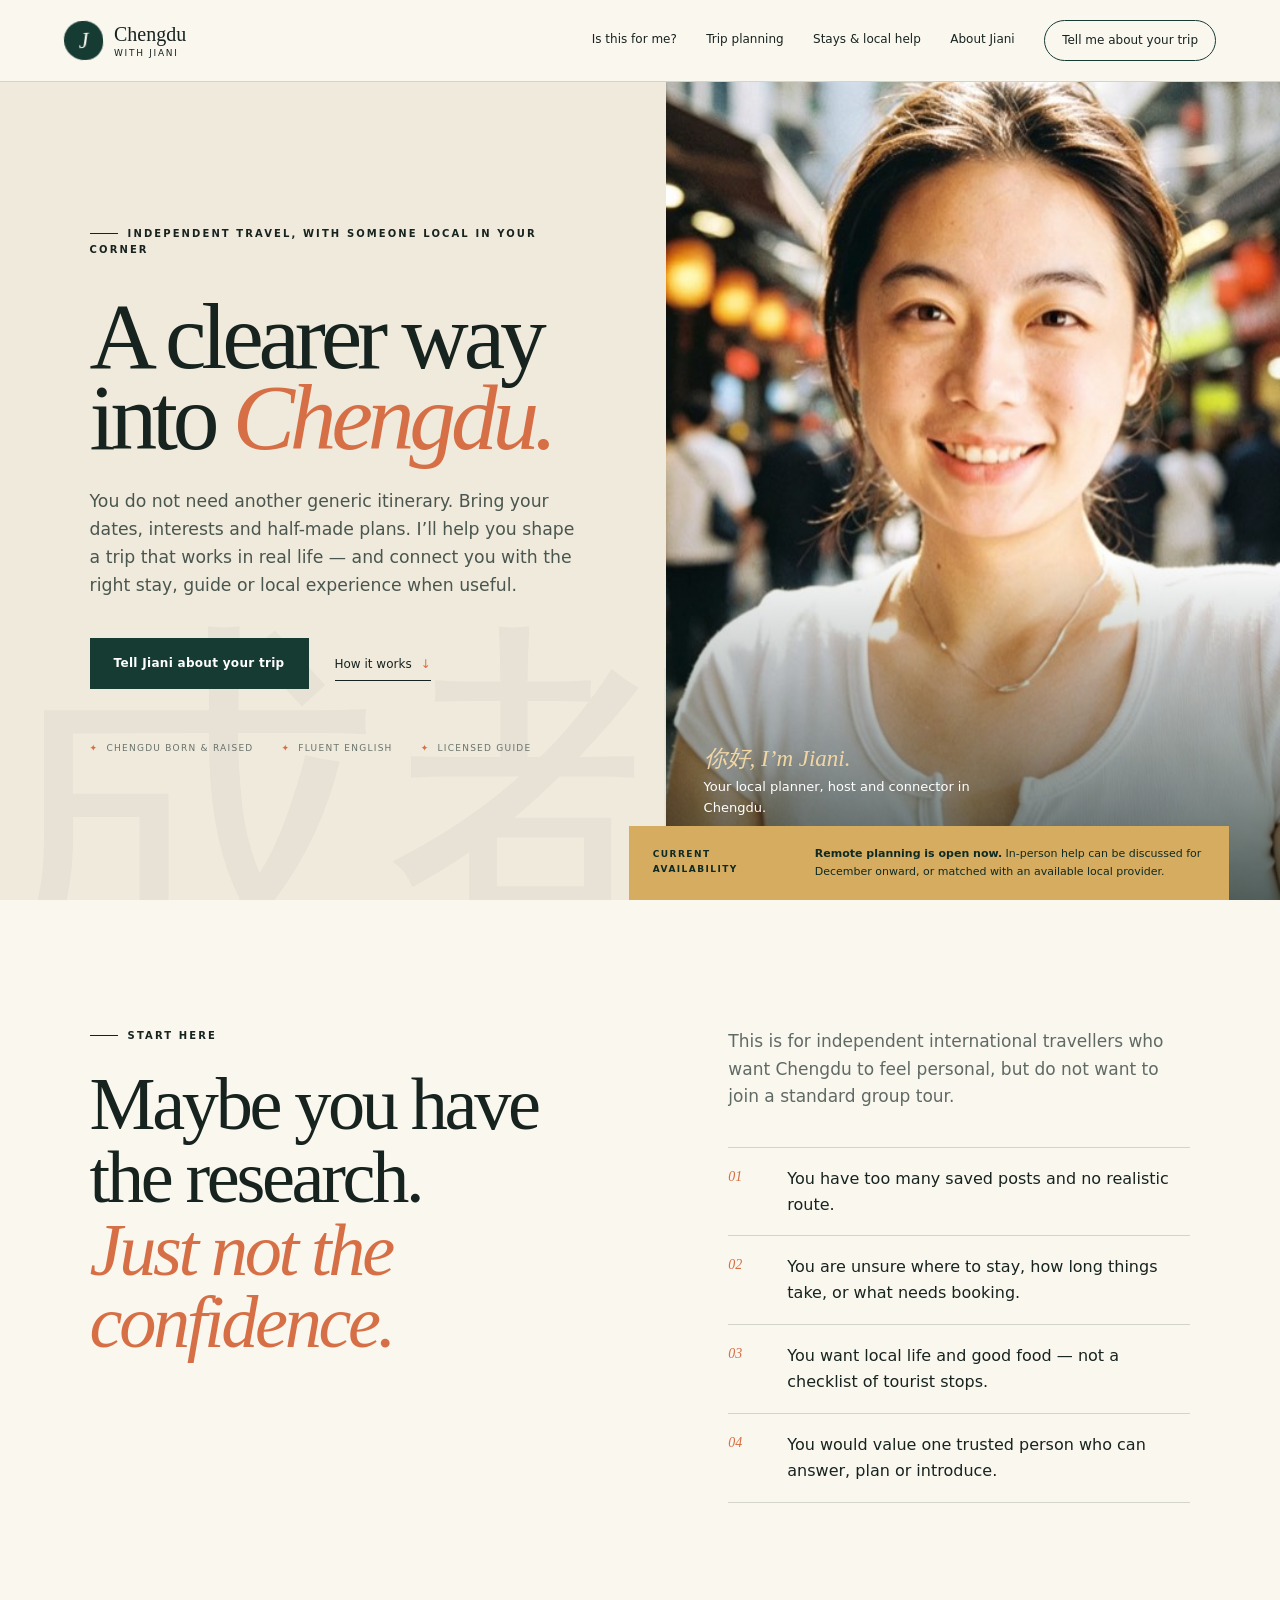
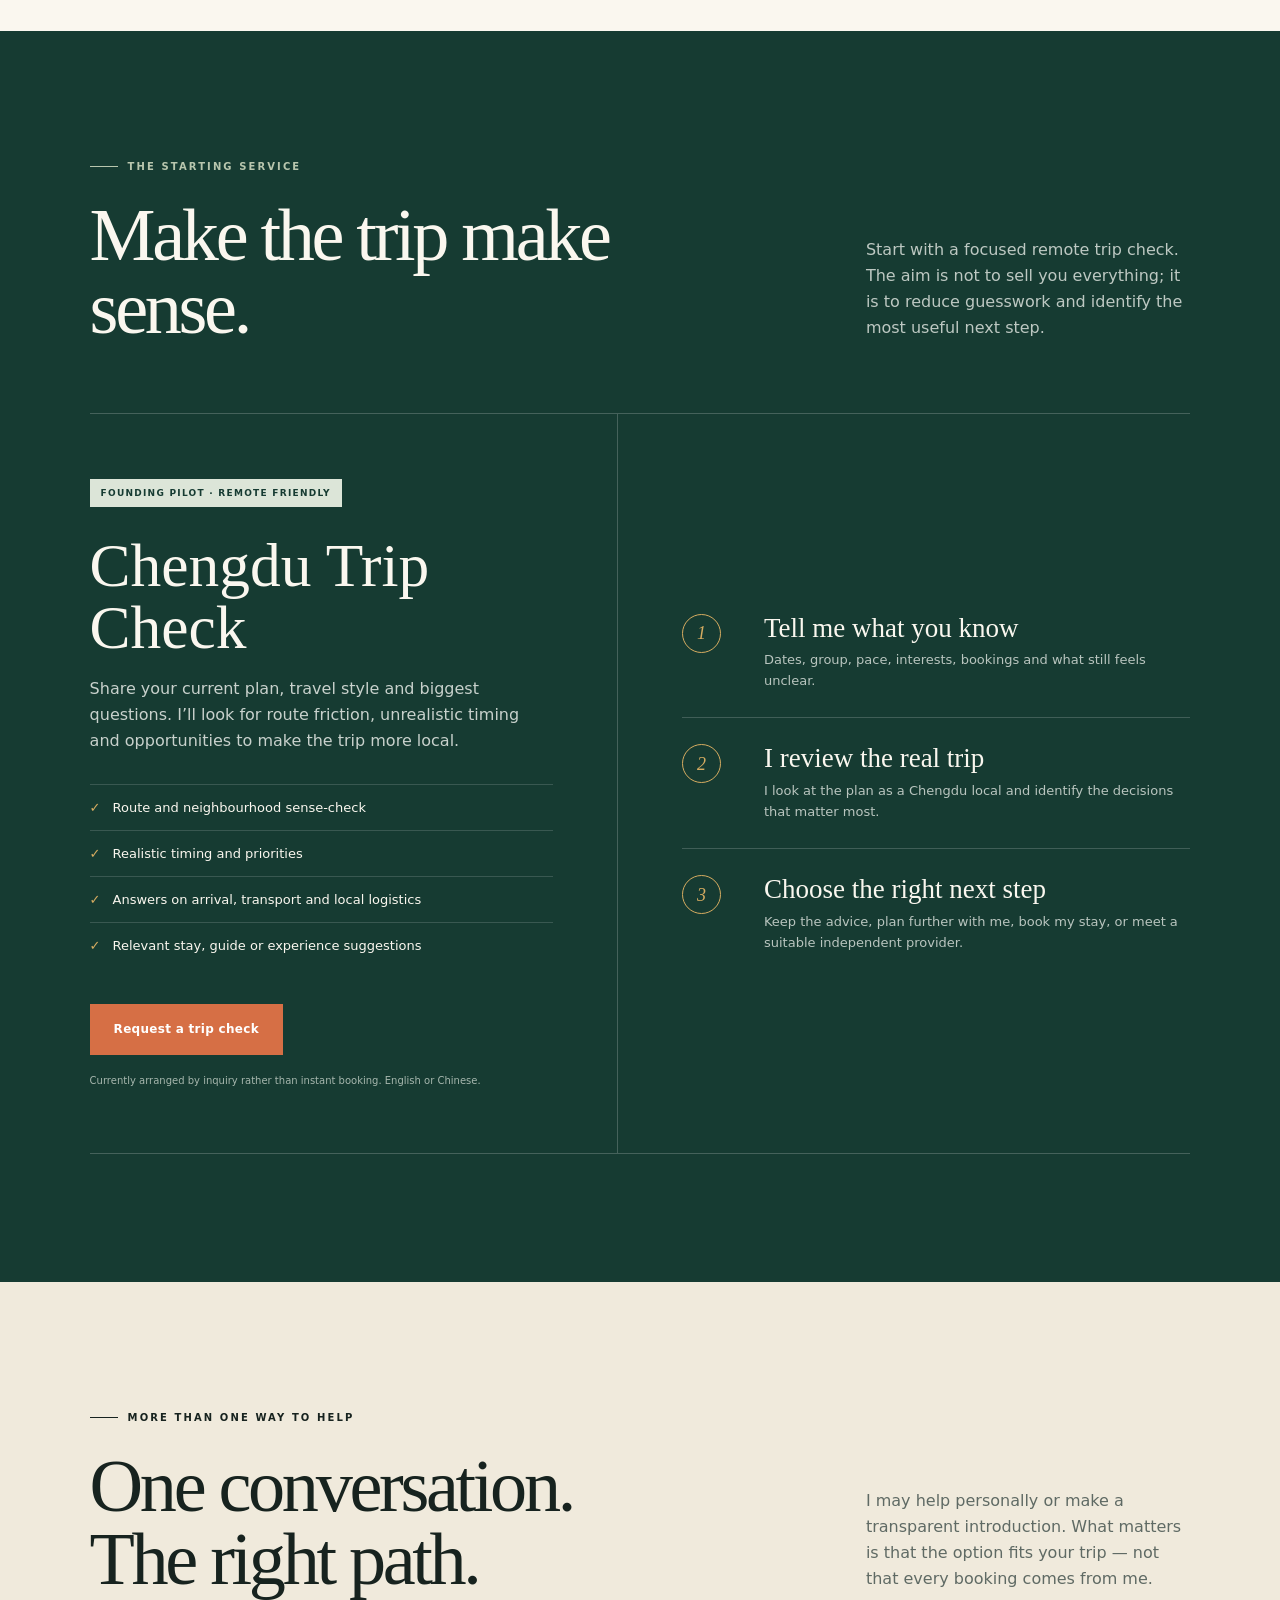
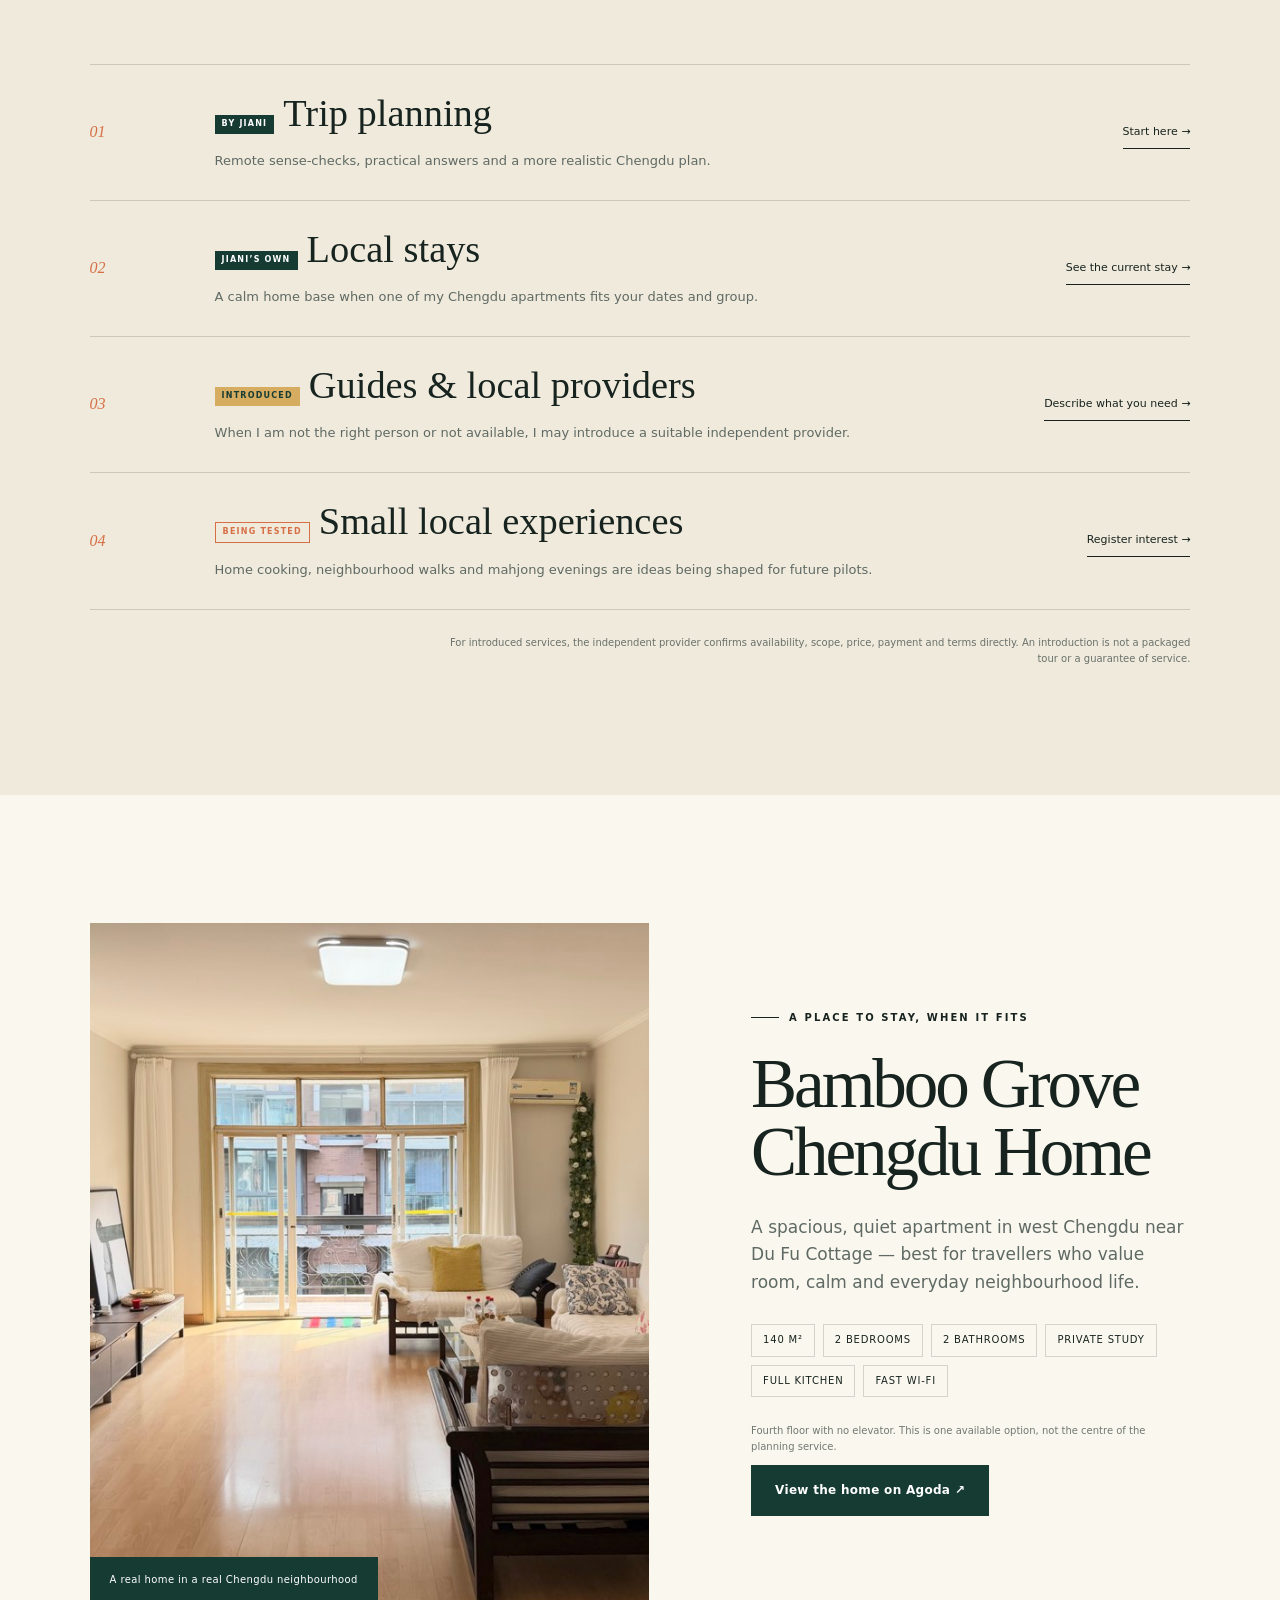
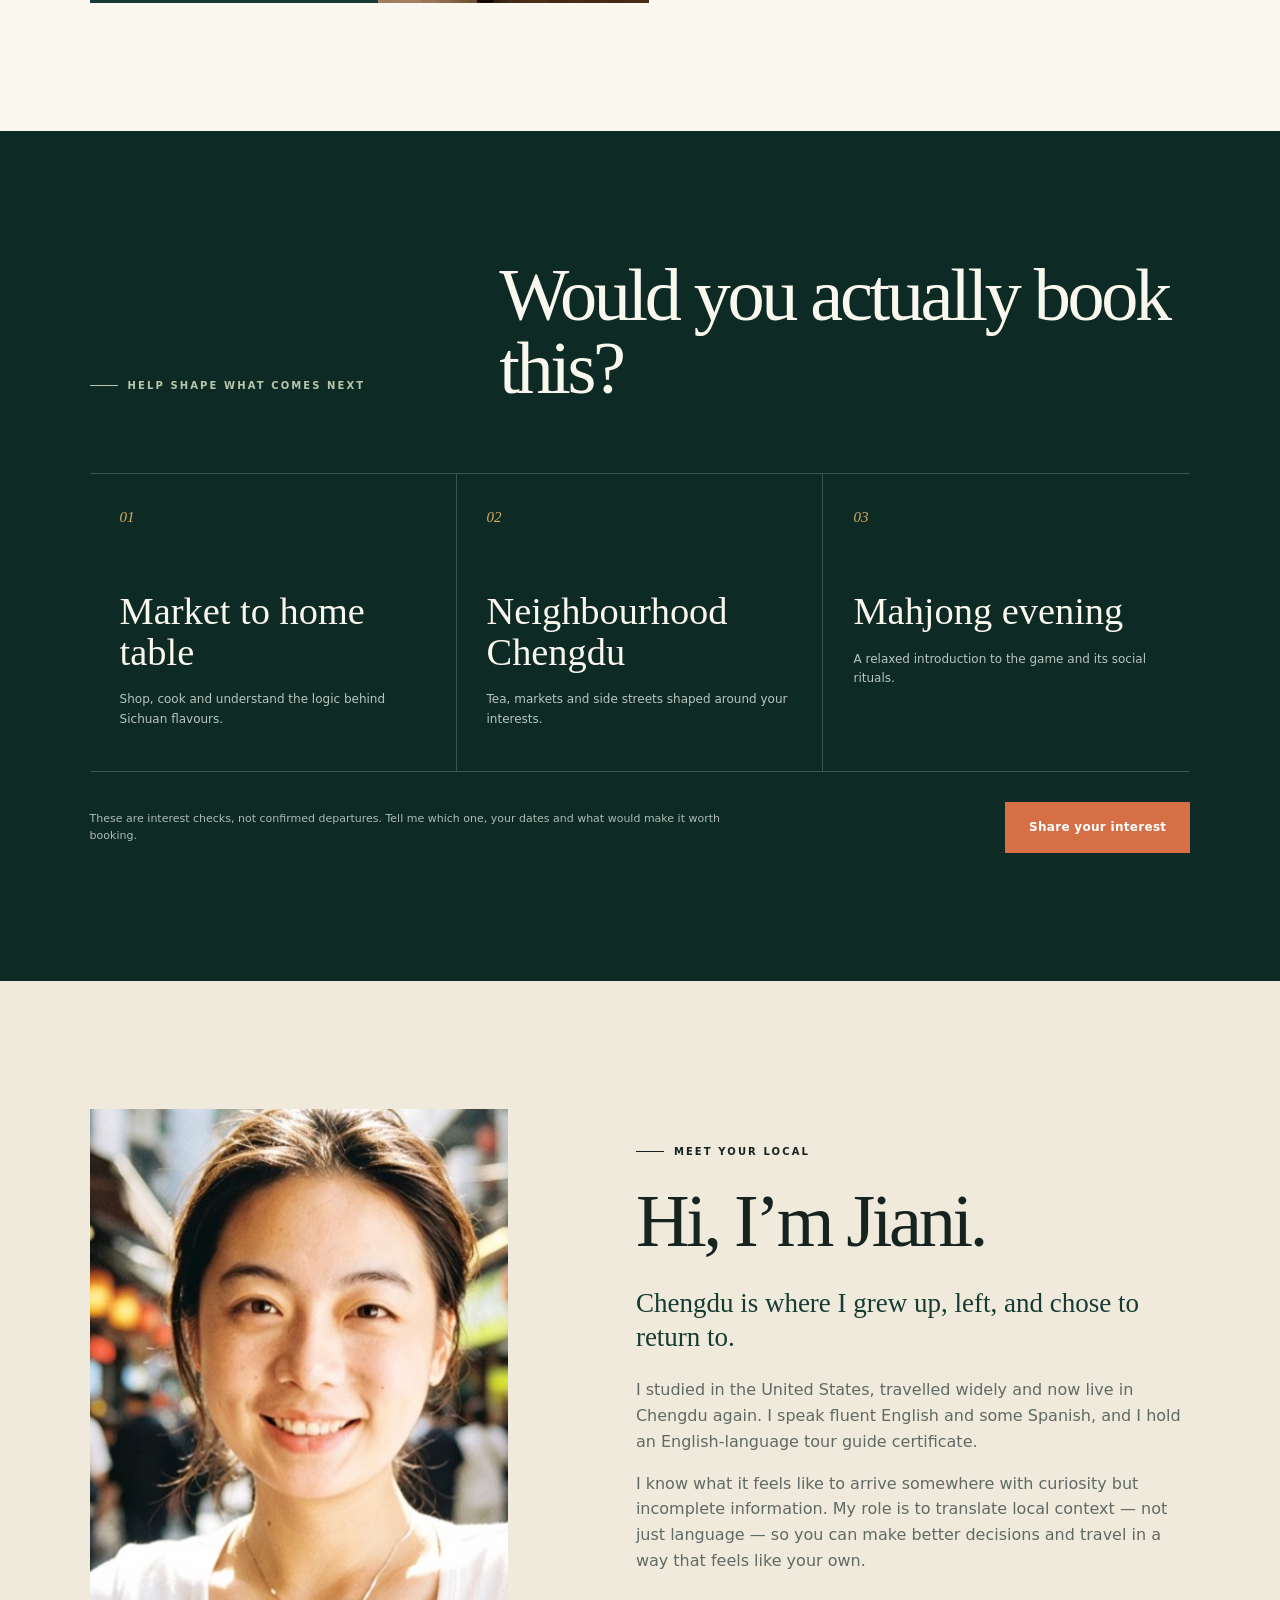
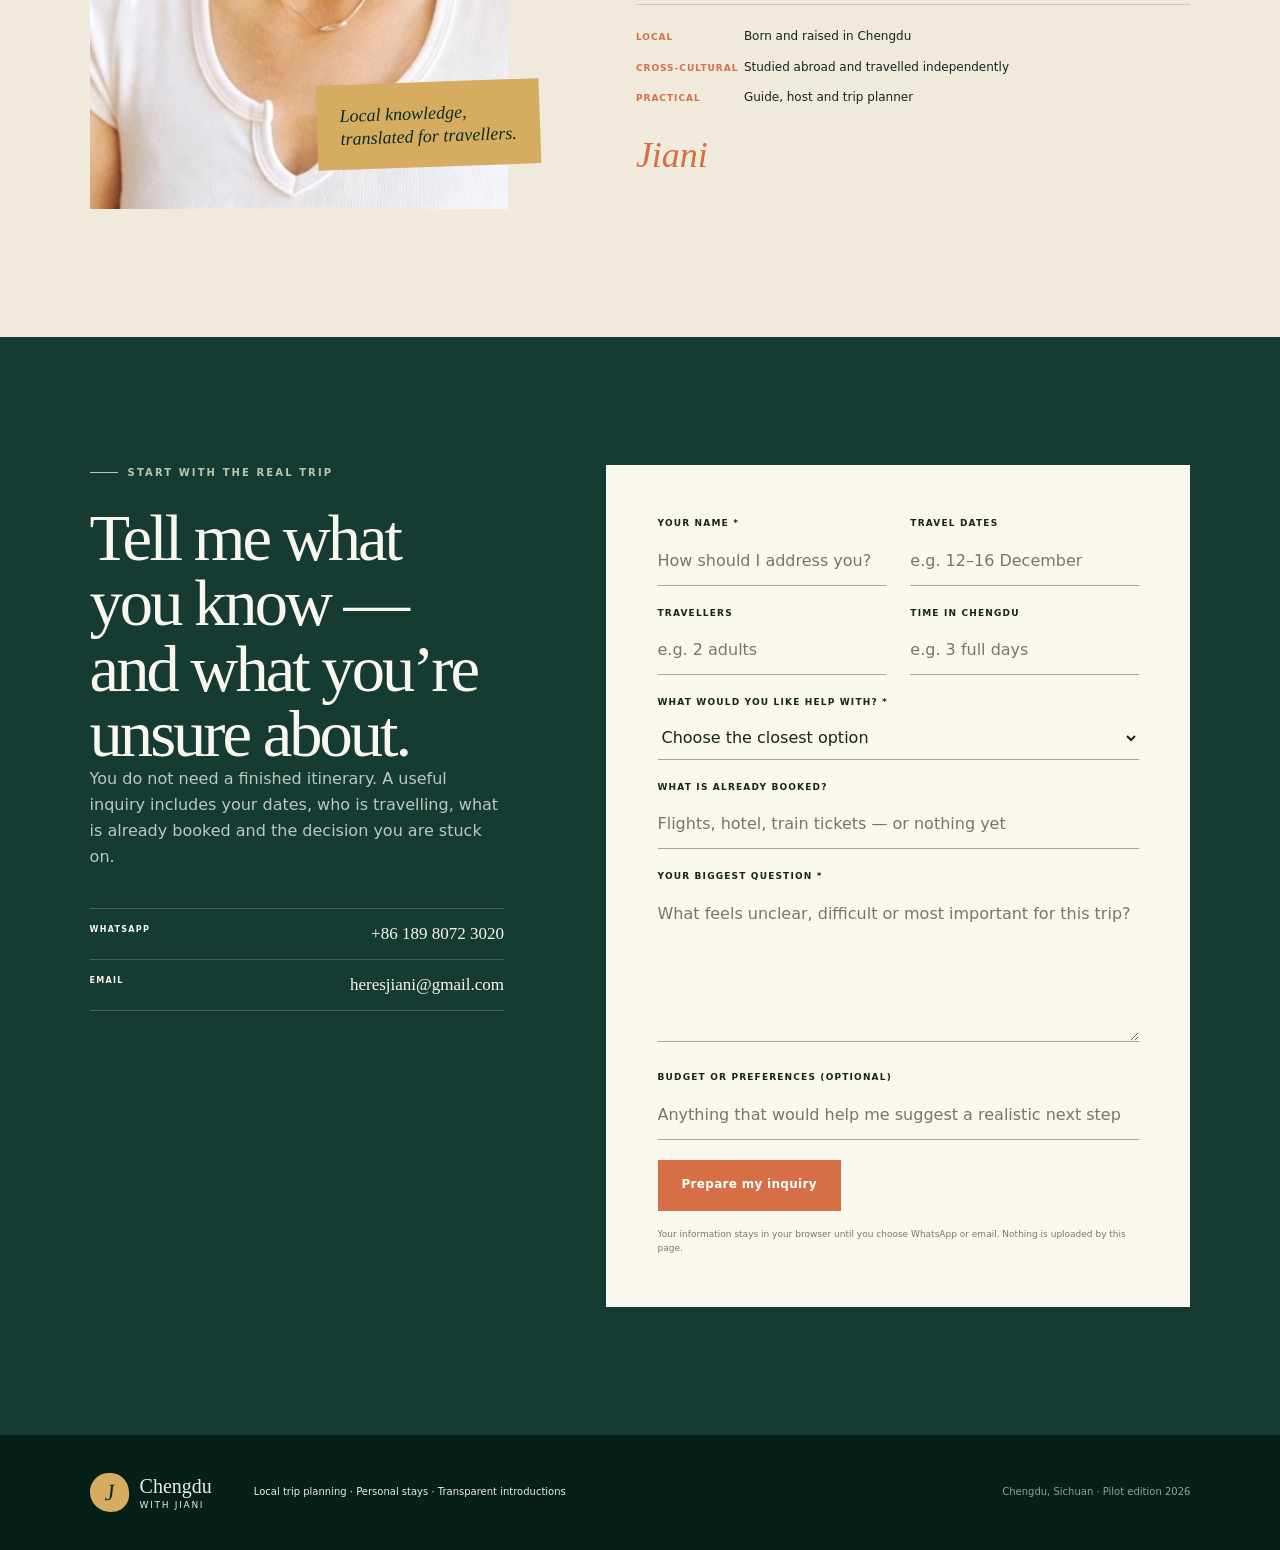
<file: index.html>
<!doctype html>
<html lang="en">
  <head>
    <meta charset="UTF-8" />
    <meta name="viewport" content="width=device-width, initial-scale=1.0" />
    <meta name="google-site-verification" content="lAbtCrvj4zSiv356ShaQEIUKErccg_K5mtUVdIRYEcE" />
    <meta name="description" content="Plan a more personal Chengdu trip with Jiani, a Chengdu native and licensed English-speaking guide. Get a realistic itinerary, local answers, and suitable introductions for stays, guides and experiences." />
    <meta name="robots" content="index, follow, max-image-preview:large" />
    <meta name="theme-color" content="#163b32" />
    <link rel="canonical" href="https://ohmyjennie.github.io/chengdu-with-jiani/" />
    <meta property="og:type" content="website" />
    <meta property="og:site_name" content="Chengdu with Jiani" />
    <meta property="og:title" content="Chengdu with Jiani — Local trip planning and trusted introductions" />
    <meta property="og:description" content="Turn scattered Chengdu research into a realistic local plan, with personal help from a Chengdu native." />
    <meta property="og:url" content="https://ohmyjennie.github.io/chengdu-with-jiani/" />
    <meta property="og:image" content="https://ohmyjennie.github.io/chengdu-with-jiani/assets/jiani-chengdu.jpg" />
    <meta name="twitter:card" content="summary_large_image" />
    <title>Chengdu Trip Planning with a Local | Chengdu with Jiani</title>
    <link rel="icon" href="assets/favicon.svg" type="image/svg+xml" />
    <link rel="preload" href="assets/jiani-chengdu.jpg" as="image" />
    <link rel="stylesheet" href="styles.css" />
    <script type="application/ld+json">
      {
        "@context": "https://schema.org",
        "@type": "ProfessionalService",
        "name": "Chengdu with Jiani",
        "url": "https://ohmyjennie.github.io/chengdu-with-jiani/",
        "image": "https://ohmyjennie.github.io/chengdu-with-jiani/assets/jiani-chengdu.jpg",
        "description": "Personal Chengdu trip planning and introductions to suitable local stays, guides and experiences.",
        "areaServed": "Chengdu, Sichuan, China",
        "email": "heresjiani@gmail.com",
        "founder": {
          "@type": "Person",
          "name": "Jiani",
          "knowsLanguage": ["English", "Chinese", "Spanish"]
        }
      }
    </script>
  </head>
  <body>
    <header class="site-header" data-header>
      <a class="brand" href="#top" aria-label="Chengdu with Jiani home">
        <span class="brand-seal">J</span>
        <span class="brand-words"><b>Chengdu</b><small>with Jiani</small></span>
      </a>
      <button class="menu-button" type="button" aria-expanded="false" aria-controls="site-nav" data-menu>Menu</button>
      <nav id="site-nav" class="site-nav" data-nav>
        <a href="#for-you">Is this for me?</a>
        <a href="#planning">Trip planning</a>
        <a href="#options">Stays & local help</a>
        <a href="#about">About Jiani</a>
        <a class="nav-cta" href="#inquiry">Tell me about your trip</a>
      </nav>
    </header>

    <main id="top">
      <section class="hero">
        <div class="hero-copy reveal">
          <p class="eyebrow">Independent travel, with someone local in your corner</p>
          <h1>A clearer way<br />into <em>Chengdu.</em></h1>
          <p class="hero-lead">You do not need another generic itinerary. Bring your dates, interests and half-made plans. I’ll help you shape a trip that works in real life — and connect you with the right stay, guide or local experience when useful.</p>
          <div class="hero-actions">
            <a class="button button-primary" href="#inquiry">Tell Jiani about your trip</a>
            <a class="quiet-link" href="#planning">How it works <span>↓</span></a>
          </div>
          <ul class="trust-list" aria-label="About Jiani">
            <li>Chengdu born & raised</li>
            <li>Fluent English</li>
            <li>Licensed guide</li>
          </ul>
        </div>
        <div class="hero-image reveal">
          <img src="assets/jiani-chengdu.jpg" alt="Jiani, a Chengdu local, in a lively food street" />
          <div class="hero-caption">
            <span>你好, I’m Jiani.</span>
            <p>Your local planner, host and connector in Chengdu.</p>
          </div>
        </div>
        <aside class="availability-card">
          <span>Current availability</span>
          <p><b>Remote planning is open now.</b> In-person help can be discussed for December onward, or matched with an available local provider.</p>
        </aside>
      </section>

      <section id="for-you" class="fit section-pad">
        <div class="fit-intro reveal">
          <p class="section-kicker">Start here</p>
          <h2>Maybe you have the research.<br /><em>Just not the confidence.</em></h2>
        </div>
        <div class="fit-list reveal">
          <p>This is for independent international travellers who want Chengdu to feel personal, but do not want to join a standard group tour.</p>
          <ul>
            <li><span>01</span>You have too many saved posts and no realistic route.</li>
            <li><span>02</span>You are unsure where to stay, how long things take, or what needs booking.</li>
            <li><span>03</span>You want local life and good food — not a checklist of tourist stops.</li>
            <li><span>04</span>You would value one trusted person who can answer, plan or introduce.</li>
          </ul>
        </div>
      </section>

      <section id="planning" class="planning section-pad">
        <div class="section-heading reveal">
          <div>
            <p class="section-kicker light">The starting service</p>
            <h2>Make the trip make sense.</h2>
          </div>
          <p>Start with a focused remote trip check. The aim is not to sell you everything; it is to reduce guesswork and identify the most useful next step.</p>
        </div>

        <div class="planning-grid">
          <article class="trip-check reveal">
            <span class="status-pill">Founding pilot · remote friendly</span>
            <h3>Chengdu Trip Check</h3>
            <p>Share your current plan, travel style and biggest questions. I’ll look for route friction, unrealistic timing and opportunities to make the trip more local.</p>
            <ul class="check-list">
              <li>Route and neighbourhood sense-check</li>
              <li>Realistic timing and priorities</li>
              <li>Answers on arrival, transport and local logistics</li>
              <li>Relevant stay, guide or experience suggestions</li>
            </ul>
            <a class="button button-warm" href="#inquiry">Request a trip check</a>
            <small>Currently arranged by inquiry rather than instant booking. English or Chinese.</small>
          </article>

          <div class="process reveal" aria-label="How trip planning works">
            <article><span>1</span><div><h3>Tell me what you know</h3><p>Dates, group, pace, interests, bookings and what still feels unclear.</p></div></article>
            <article><span>2</span><div><h3>I review the real trip</h3><p>I look at the plan as a Chengdu local and identify the decisions that matter most.</p></div></article>
            <article><span>3</span><div><h3>Choose the right next step</h3><p>Keep the advice, plan further with me, book my stay, or meet a suitable independent provider.</p></div></article>
          </div>
        </div>
      </section>

      <section id="options" class="options section-pad">
        <div class="section-heading reveal">
          <div>
            <p class="section-kicker">More than one way to help</p>
            <h2>One conversation.<br />The right path.</h2>
          </div>
          <p>I may help personally or make a transparent introduction. What matters is that the option fits your trip — not that every booking comes from me.</p>
        </div>

        <div class="path-list reveal">
          <article>
            <div class="path-number">01</div>
            <div><span class="path-label own">By Jiani</span><h3>Trip planning</h3><p>Remote sense-checks, practical answers and a more realistic Chengdu plan.</p></div>
            <a href="#inquiry">Start here →</a>
          </article>
          <article>
            <div class="path-number">02</div>
            <div><span class="path-label own">Jiani’s own</span><h3>Local stays</h3><p>A calm home base when one of my Chengdu apartments fits your dates and group.</p></div>
            <a href="#stay">See the current stay →</a>
          </article>
          <article>
            <div class="path-number">03</div>
            <div><span class="path-label matched">Introduced</span><h3>Guides & local providers</h3><p>When I am not the right person or not available, I may introduce a suitable independent provider.</p></div>
            <a href="#inquiry">Describe what you need →</a>
          </article>
          <article>
            <div class="path-number">04</div>
            <div><span class="path-label pilot">Being tested</span><h3>Small local experiences</h3><p>Home cooking, neighbourhood walks and mahjong evenings are ideas being shaped for future pilots.</p></div>
            <a href="#interest">Register interest →</a>
          </article>
        </div>
        <p class="boundary-note">For introduced services, the independent provider confirms availability, scope, price, payment and terms directly. An introduction is not a packaged tour or a guarantee of service.</p>
      </section>

      <section id="stay" class="stay section-pad">
        <div class="stay-image reveal">
          <img src="assets/living-room.jpg" alt="Bright living room at Bamboo Grove Chengdu Home" />
          <span>A real home in a real Chengdu neighbourhood</span>
        </div>
        <div class="stay-copy reveal">
          <p class="section-kicker">A place to stay, when it fits</p>
          <h2>Bamboo Grove<br />Chengdu Home</h2>
          <p class="stay-lead">A spacious, quiet apartment in west Chengdu near Du Fu Cottage — best for travellers who value room, calm and everyday neighbourhood life.</p>
          <div class="stay-facts">
            <span>140 m²</span><span>2 bedrooms</span><span>2 bathrooms</span><span>Private study</span><span>Full kitchen</span><span>Fast Wi-Fi</span>
          </div>
          <p class="stay-note">Fourth floor with no elevator. This is one available option, not the centre of the planning service.</p>
          <a class="button button-dark" href="https://www.agoda.cn/zh-cn/bamboo-grove-chengdu-home-near-du-fu-cottage/hotel/chengdu-cn.html" target="_blank" rel="noopener">View the home on Agoda ↗</a>
        </div>
      </section>

      <section id="interest" class="interest section-pad">
        <div class="interest-title reveal">
          <p class="section-kicker light">Help shape what comes next</p>
          <h2>Would you actually book this?</h2>
        </div>
        <div class="idea-list reveal">
          <div><span>01</span><h3>Market to home table</h3><p>Shop, cook and understand the logic behind Sichuan flavours.</p></div>
          <div><span>02</span><h3>Neighbourhood Chengdu</h3><p>Tea, markets and side streets shaped around your interests.</p></div>
          <div><span>03</span><h3>Mahjong evening</h3><p>A relaxed introduction to the game and its social rituals.</p></div>
        </div>
        <div class="interest-footer reveal">
          <p>These are interest checks, not confirmed departures. Tell me which one, your dates and what would make it worth booking.</p>
          <a class="button button-warm" href="#inquiry">Share your interest</a>
        </div>
      </section>

      <section id="about" class="about section-pad">
        <div class="about-portrait reveal">
          <img src="assets/jiani-chengdu.jpg" alt="Jiani, founder of Chengdu with Jiani" />
          <span class="portrait-note">Local knowledge,<br />translated for travellers.</span>
        </div>
        <div class="about-copy reveal">
          <p class="section-kicker">Meet your local</p>
          <h2>Hi, I’m Jiani.</h2>
          <p class="about-lead">Chengdu is where I grew up, left, and chose to return to.</p>
          <p>I studied in the United States, travelled widely and now live in Chengdu again. I speak fluent English and some Spanish, and I hold an English-language tour guide certificate.</p>
          <p>I know what it feels like to arrive somewhere with curiosity but incomplete information. My role is to translate local context — not just language — so you can make better decisions and travel in a way that feels like your own.</p>
          <div class="about-proof">
            <span><b>Local</b>Born and raised in Chengdu</span>
            <span><b>Cross-cultural</b>Studied abroad and travelled independently</span>
            <span><b>Practical</b>Guide, host and trip planner</span>
          </div>
          <p class="signature">Jiani</p>
        </div>
      </section>

      <section id="inquiry" class="inquiry section-pad">
        <div class="inquiry-intro reveal">
          <p class="section-kicker light">Start with the real trip</p>
          <h2>Tell me what you know —<br />and what you’re unsure about.</h2>
          <p>You do not need a finished itinerary. A useful inquiry includes your dates, who is travelling, what is already booked and the decision you are stuck on.</p>
          <div class="direct-contact">
            <a href="https://wa.me/8618980723020" target="_blank" rel="noopener"><small>WhatsApp</small><span>+86 189 8072 3020</span></a>
            <a href="mailto:heresjiani@gmail.com"><small>Email</small><span>heresjiani@gmail.com</span></a>
          </div>
        </div>

        <form class="inquiry-form reveal" data-form>
          <div class="field-row">
            <label><span>Your name *</span><input name="name" autocomplete="name" required placeholder="How should I address you?" /></label>
            <label><span>Travel dates</span><input name="dates" placeholder="e.g. 12–16 December" /></label>
          </div>
          <div class="field-row">
            <label><span>Travellers</span><input name="travellers" placeholder="e.g. 2 adults" /></label>
            <label><span>Time in Chengdu</span><input name="duration" placeholder="e.g. 3 full days" /></label>
          </div>
          <label><span>What would you like help with? *</span>
            <select name="interest" required>
              <option value="">Choose the closest option</option>
              <option>Sense-checking my Chengdu plan</option>
              <option>Building a plan from scratch</option>
              <option>Finding a place to stay</option>
              <option>Finding a guide or local provider</option>
              <option>Future local experiences</option>
              <option>A mix of these</option>
            </select>
          </label>
          <label><span>What is already booked?</span><input name="booked" placeholder="Flights, hotel, train tickets — or nothing yet" /></label>
          <label><span>Your biggest question *</span><textarea name="message" rows="5" required placeholder="What feels unclear, difficult or most important for this trip?"></textarea></label>
          <label><span>Budget or preferences (optional)</span><input name="budget" placeholder="Anything that would help me suggest a realistic next step" /></label>
          <button class="button button-warm" type="submit">Prepare my inquiry</button>
          <p class="form-note">Your information stays in your browser until you choose WhatsApp or email. Nothing is uploaded by this page.</p>
        </form>

        <div class="inquiry-result" data-result hidden>
          <div><p class="section-kicker light">Your inquiry is ready</p><h3>Choose how to send it</h3></div>
          <pre data-output></pre>
          <div class="result-actions">
            <button class="button button-outline-light" type="button" data-copy>Copy message</button>
            <a class="button button-warm" href="#" data-whatsapp-send target="_blank" rel="noopener">Send on WhatsApp</a>
            <a class="button button-outline-light" href="#" data-email-send>Email Jiani</a>
          </div>
        </div>
      </section>
    </main>

    <footer>
      <div class="brand footer-brand"><span class="brand-seal">J</span><span class="brand-words"><b>Chengdu</b><small>with Jiani</small></span></div>
      <p>Local trip planning · Personal stays · Transparent introductions</p>
      <p class="footer-meta">Chengdu, Sichuan · Pilot edition 2026</p>
    </footer>
    <script src="script.js"></script>
  </body>
</html>
</file>
<file: styles.css>
:root {
  --ink: #17231f;
  --muted: #5f6a64;
  --forest: #163b32;
  --forest-deep: #0d2b24;
  --sage: #b8c6ae;
  --celadon: #dce5d8;
  --paper: #faf7ef;
  --cream: #f0eadc;
  --warm: #d66f45;
  --gold: #d6ac61;
  --line: rgba(23, 35, 31, .17);
  --serif: Iowan Old Style, Baskerville, "Times New Roman", serif;
  --sans: Inter, ui-sans-serif, system-ui, -apple-system, BlinkMacSystemFont, "Segoe UI", sans-serif;
}

* { box-sizing: border-box; }
html { scroll-behavior: smooth; scroll-padding-top: 84px; }
body { margin: 0; background: var(--paper); color: var(--ink); font-family: var(--sans); font-size: 16px; line-height: 1.62; }
img { display: block; width: 100%; height: 100%; object-fit: cover; }
a { color: inherit; text-decoration: none; }
button, input, select, textarea { font: inherit; }
h1, h2, h3, p { margin-top: 0; }

.site-header {
  position: sticky;
  top: 0;
  z-index: 50;
  height: 82px;
  padding: 0 clamp(22px, 5vw, 76px);
  display: flex;
  align-items: center;
  justify-content: space-between;
  border-bottom: 1px solid var(--line);
  background: rgba(250, 247, 239, .94);
  backdrop-filter: blur(14px);
}

.brand { display: inline-flex; align-items: center; gap: 11px; }
.brand-seal {
  width: 39px;
  height: 39px;
  display: grid;
  place-items: center;
  border-radius: 50% 50% 46% 54%;
  background: var(--forest);
  color: var(--paper);
  font: italic 23px/1 var(--serif);
  transform: rotate(-3deg);
}
.brand-words b, .brand-words small { display: block; line-height: 1; }
.brand-words b { font: 500 20px/1 var(--serif); }
.brand-words small { margin-top: 5px; font-size: 9px; text-transform: uppercase; letter-spacing: .19em; }
.site-nav { display: flex; align-items: center; gap: clamp(18px, 2.3vw, 34px); font-size: 12px; }
.site-nav > a:not(.nav-cta) { padding: 8px 0; border-bottom: 1px solid transparent; }
.site-nav > a:not(.nav-cta):hover { color: var(--warm); border-color: var(--warm); }
.nav-cta { padding: 10px 17px; border: 1px solid var(--forest); border-radius: 99px; }
.nav-cta:hover { background: var(--forest); color: white; }
.menu-button { display: none; border: 0; background: none; text-transform: uppercase; letter-spacing: .13em; font-size: 11px; }

.hero {
  position: relative;
  display: grid;
  grid-template-columns: minmax(0, 1.04fr) minmax(420px, .96fr);
  min-height: calc(100vh - 82px);
  background: var(--cream);
  overflow: hidden;
}
.hero::before {
  content: "成都";
  position: absolute;
  left: -22px;
  bottom: -90px;
  color: rgba(22, 59, 50, .045);
  font: 400 clamp(210px, 32vw, 520px)/.8 var(--serif);
  pointer-events: none;
}
.hero-copy {
  position: relative;
  z-index: 2;
  padding: clamp(72px, 9vw, 140px) clamp(26px, 7vw, 112px);
  display: flex;
  flex-direction: column;
  justify-content: center;
}
.eyebrow, .section-kicker { font-size: 10px; letter-spacing: .21em; text-transform: uppercase; font-weight: 750; }
.eyebrow::before, .section-kicker::before { content: ""; display: inline-block; width: 28px; height: 1px; margin: 0 10px 3px 0; background: currentColor; }
.section-kicker.light { color: var(--sage); }
h1 {
  margin: 29px 0 30px;
  max-width: 860px;
  font: 400 clamp(60px, 7.3vw, 116px)/.86 var(--serif);
  letter-spacing: -.055em;
}
h1 em { color: var(--warm); font-weight: 400; }
.hero-lead { max-width: 660px; color: #49564f; font-size: clamp(17px, 1.35vw, 21px); }
.hero-actions { display: flex; align-items: center; gap: 26px; margin-top: 21px; }
.button {
  width: fit-content;
  min-height: 51px;
  padding: 0 24px;
  display: inline-flex;
  align-items: center;
  justify-content: center;
  border: 0;
  border-radius: 0;
  cursor: pointer;
  font-size: 12px;
  font-weight: 700;
  letter-spacing: .025em;
  transition: transform .2s ease, background .2s ease, color .2s ease;
}
.button:hover { transform: translateY(-2px); }
.button-primary { background: var(--forest); color: #fff; }
.button-primary:hover { background: var(--forest-deep); }
.button-warm { background: var(--warm); color: #fff; }
.button-dark { background: var(--forest); color: #fff; }
.button-outline-light { border: 1px solid rgba(255,255,255,.45); color: #fff; background: transparent; }
.quiet-link { padding: 8px 0 5px; border-bottom: 1px solid currentColor; font-size: 12px; }
.quiet-link span { color: var(--warm); padding-left: 5px; }
.trust-list { display: flex; flex-wrap: wrap; gap: 12px 28px; padding: 0; margin: 52px 0 0; list-style: none; color: #68726c; font-size: 9px; text-transform: uppercase; letter-spacing: .14em; }
.trust-list li::before { content: "✦"; margin-right: 8px; color: var(--warm); }
.hero-image { position: relative; min-height: 650px; overflow: hidden; }
.hero-image img { object-position: center 48%; }
.hero-image::after { content: ""; position: absolute; inset: 0; background: linear-gradient(180deg, transparent 58%, rgba(7, 26, 20, .7)); }
.hero-caption { position: absolute; z-index: 2; left: 38px; right: 38px; bottom: 82px; color: #fff; }
.hero-caption span { display: block; margin-bottom: 6px; color: #f1d6a2; font: italic 23px/1 var(--serif); }
.hero-caption p { margin: 0; max-width: 330px; font-size: 13px; }
.availability-card {
  position: absolute;
  z-index: 5;
  right: clamp(20px, 4vw, 62px);
  bottom: 0;
  width: min(600px, 54vw);
  padding: 19px 24px;
  display: grid;
  grid-template-columns: 140px 1fr;
  gap: 22px;
  background: var(--gold);
  color: var(--forest-deep);
}
.availability-card span { padding-top: 2px; font-size: 9px; font-weight: 800; text-transform: uppercase; letter-spacing: .16em; }
.availability-card p { margin: 0; font-size: 11px; }

.section-pad { padding: clamp(86px, 10vw, 155px) clamp(22px, 7vw, 108px); }
.fit { display: grid; grid-template-columns: 1.05fr .95fr; gap: clamp(55px, 10vw, 170px); background: var(--paper); }
.fit h2, .section-heading h2, .stay h2, .about h2, .inquiry h2, .interest h2 {
  margin: 24px 0 0;
  font: 400 clamp(46px, 5.8vw, 88px)/.98 var(--serif);
  letter-spacing: -.045em;
}
.fit h2 em { font-weight: 400; color: var(--warm); }
.fit-list > p { max-width: 540px; color: var(--muted); font-size: 17px; }
.fit-list ul { margin: 36px 0 0; padding: 0; list-style: none; border-top: 1px solid var(--line); }
.fit-list li { display: grid; grid-template-columns: 45px 1fr; gap: 14px; padding: 18px 0; border-bottom: 1px solid var(--line); }
.fit-list li span { color: var(--warm); font: italic 14px/1.6 var(--serif); }

.planning { background: var(--forest); color: var(--paper); }
.section-heading { display: grid; grid-template-columns: 1.35fr .65fr; gap: 8vw; align-items: end; margin-bottom: 68px; }
.section-heading > p { max-width: 520px; margin-bottom: 4px; color: var(--muted); }
.planning .section-heading > p { color: #bdc8c2; }
.planning-grid { display: grid; grid-template-columns: .96fr 1.04fr; border-top: 1px solid rgba(255,255,255,.2); border-bottom: 1px solid rgba(255,255,255,.2); }
.trip-check { padding: clamp(38px, 5vw, 74px) clamp(0px, 5vw, 78px) clamp(38px, 5vw, 74px) 0; border-right: 1px solid rgba(255,255,255,.2); }
.status-pill { display: inline-block; padding: 7px 11px; background: var(--celadon); color: var(--forest); font-size: 9px; text-transform: uppercase; letter-spacing: .14em; font-weight: 800; }
.trip-check h3 { margin: 28px 0 18px; font: 400 clamp(42px, 4.8vw, 68px)/1 var(--serif); }
.trip-check > p { max-width: 610px; color: #c8d1cc; }
.check-list { margin: 30px 0 36px; padding: 0; list-style: none; }
.check-list li { padding: 12px 0; border-top: 1px solid rgba(255,255,255,.15); font-size: 13px; }
.check-list li::before { content: "✓"; margin-right: 12px; color: var(--gold); }
.trip-check small { display: block; max-width: 440px; margin-top: 18px; color: #a7b7ae; font-size: 10px; }
.process { padding: clamp(28px, 4vw, 62px) 0 clamp(28px, 4vw, 62px) clamp(30px, 5vw, 80px); display: flex; flex-direction: column; justify-content: center; }
.process article { display: grid; grid-template-columns: 60px 1fr; gap: 22px; padding: 26px 0; border-bottom: 1px solid rgba(255,255,255,.18); }
.process article:last-child { border-bottom: 0; }
.process article > span { width: 39px; height: 39px; display: grid; place-items: center; border: 1px solid var(--gold); border-radius: 50%; color: var(--gold); font: italic 18px/1 var(--serif); }
.process h3 { margin-bottom: 6px; font: 400 27px/1.1 var(--serif); }
.process p { max-width: 500px; margin: 0; color: #b9c5bf; font-size: 13px; }

.options { background: var(--cream); }
.path-list { border-top: 1px solid var(--line); }
.path-list article { display: grid; grid-template-columns: 90px 1fr 190px; align-items: center; gap: 35px; padding: 29px 0; border-bottom: 1px solid var(--line); }
.path-number { color: var(--warm); font: italic 16px/1 var(--serif); }
.path-label { display: inline-block; margin-bottom: 7px; padding: 3px 7px; font-size: 8px; text-transform: uppercase; letter-spacing: .15em; font-weight: 800; }
.path-label.own { background: var(--forest); color: #fff; }
.path-label.matched { background: var(--gold); color: var(--forest); }
.path-label.pilot { border: 1px solid var(--warm); color: var(--warm); }
.path-list h3 { display: inline; margin: 0 0 0 9px; font: 400 clamp(27px, 3vw, 42px)/1 var(--serif); }
.path-list p { max-width: 680px; margin: 9px 0 0; color: var(--muted); font-size: 13px; }
.path-list a { justify-self: end; padding: 7px 0; border-bottom: 1px solid var(--ink); font-size: 11px; }
.path-list a:hover { color: var(--warm); border-color: var(--warm); }
.boundary-note { max-width: 760px; margin: 25px 0 0 auto; color: #69716b; font-size: 10px; text-align: right; }

.stay { display: grid; grid-template-columns: 1.12fr .88fr; gap: clamp(45px, 8vw, 124px); align-items: center; background: var(--paper); }
.stay-image { position: relative; height: min(680px, 70vw); min-height: 510px; }
.stay-image img { object-position: 48% center; }
.stay-image > span { position: absolute; left: 0; bottom: 0; padding: 15px 20px; background: var(--forest); color: white; font-size: 10px; letter-spacing: .04em; }
.stay h2 { font-size: clamp(46px, 5.4vw, 80px); }
.stay-lead { max-width: 590px; margin: 28px 0; color: var(--muted); font-size: 17px; }
.stay-facts { display: flex; flex-wrap: wrap; gap: 8px; margin: 26px 0; }
.stay-facts span { padding: 7px 11px; border: 1px solid var(--line); font-size: 10px; text-transform: uppercase; letter-spacing: .08em; }
.stay-note { color: #707971; font-size: 10px; }

.interest { background: var(--forest-deep); color: var(--paper); }
.interest-title { display: grid; grid-template-columns: .65fr 1.35fr; gap: 6vw; align-items: end; margin-bottom: 68px; }
.interest h2 { margin: 0; }
.idea-list { display: grid; grid-template-columns: repeat(3, 1fr); border-top: 1px solid rgba(255,255,255,.2); border-bottom: 1px solid rgba(255,255,255,.2); }
.idea-list > div { min-height: 290px; padding: 30px; border-right: 1px solid rgba(255,255,255,.2); }
.idea-list > div:last-child { border: 0; }
.idea-list span { color: var(--gold); font: italic 15px/1 var(--serif); }
.idea-list h3 { margin: 62px 0 18px; font: 400 clamp(28px, 3vw, 42px)/1.05 var(--serif); }
.idea-list p { color: #b9c5bf; font-size: 12px; }
.interest-footer { display: flex; justify-content: space-between; align-items: center; gap: 40px; margin-top: 30px; }
.interest-footer p { max-width: 670px; margin: 0; color: #aebbb4; font-size: 11px; }

.about { display: grid; grid-template-columns: .86fr 1.14fr; gap: clamp(55px, 10vw, 160px); align-items: center; background: var(--cream); }
.about-portrait { position: relative; height: 700px; }
.about-portrait img { object-position: center 48%; }
.portrait-note { position: absolute; right: -32px; bottom: 42px; padding: 20px 23px; background: var(--gold); color: var(--forest-deep); font: italic 18px/1.25 var(--serif); transform: rotate(-2deg); }
.about-copy { max-width: 680px; }
.about-lead { margin: 30px 0 22px; color: var(--forest); font: 400 27px/1.25 var(--serif); }
.about-copy > p:not(.section-kicker):not(.about-lead):not(.signature) { color: var(--muted); }
.about-proof { display: grid; gap: 11px; margin-top: 30px; padding-top: 22px; border-top: 1px solid var(--line); }
.about-proof span { font-size: 12px; }
.about-proof b { display: inline-block; width: 108px; color: var(--warm); text-transform: uppercase; letter-spacing: .11em; font-size: 9px; }
.signature { margin: 30px 0 0; color: var(--warm); font: italic 36px/1 var(--serif); }

.inquiry { display: grid; grid-template-columns: .83fr 1.17fr; gap: clamp(50px, 8vw, 130px); background: var(--forest); color: var(--paper); }
.inquiry h2 { font-size: clamp(44px, 5.2vw, 78px); }
.inquiry-intro > p:not(.section-kicker) { max-width: 620px; color: #bcc8c1; }
.direct-contact { margin-top: 38px; border-top: 1px solid rgba(255,255,255,.2); }
.direct-contact a { display: flex; justify-content: space-between; gap: 20px; padding: 15px 0; border-bottom: 1px solid rgba(255,255,255,.2); }
.direct-contact a:hover { color: var(--gold); }
.direct-contact small { font-size: 8px; font-weight: 800; text-transform: uppercase; letter-spacing: .16em; }
.direct-contact span { font: 400 17px/1.2 var(--serif); }
.inquiry-form { display: grid; gap: 20px; padding: clamp(30px, 4vw, 56px); background: var(--paper); color: var(--ink); }
.field-row { display: grid; grid-template-columns: 1fr 1fr; gap: 24px; }
.inquiry-form label > span { display: block; margin-bottom: 7px; font-size: 9px; font-weight: 800; text-transform: uppercase; letter-spacing: .13em; }
.inquiry-form input, .inquiry-form select, .inquiry-form textarea { width: 100%; padding: 10px 0 11px; border: 0; border-bottom: 1px solid #a2a69f; border-radius: 0; background: transparent; color: var(--ink); }
.inquiry-form textarea { resize: vertical; }
.inquiry-form input:focus, .inquiry-form select:focus, .inquiry-form textarea:focus { outline: none; border-color: var(--warm); }
.form-note { margin: -4px 0 0; color: #717871; font-size: 9px; }
.inquiry-result { grid-column: 2; padding: 30px; border: 1px solid rgba(255,255,255,.25); }
.inquiry-result h3 { font: 400 36px/1 var(--serif); }
.inquiry-result pre { padding: 20px; white-space: pre-wrap; background: rgba(255,255,255,.08); color: #e8eee9; font: 13px/1.65 var(--sans); }
.result-actions { display: flex; flex-wrap: wrap; gap: 10px; }

footer { display: flex; align-items: center; gap: 42px; padding: 38px clamp(22px, 7vw, 108px); background: #071f19; color: #e7ece8; }
.footer-brand .brand-seal { background: var(--gold); color: var(--forest-deep); }
footer p { margin: 0; font-size: 10px; }
.footer-meta { margin-left: auto; color: #8ea098; }

.reveal { opacity: 0; transform: translateY(17px); transition: opacity .72s ease, transform .72s ease; }
.reveal.is-visible { opacity: 1; transform: none; }

@media (max-width: 1050px) {
  .site-nav { gap: 18px; }
  .site-nav > a:not(.nav-cta):first-child { display: none; }
  .hero { grid-template-columns: 1fr 46%; }
  .path-list article { grid-template-columns: 60px 1fr 150px; }
}

@media (max-width: 860px) {
  .menu-button { display: block; }
  .site-nav { display: none; position: absolute; top: 82px; left: 0; right: 0; padding: 26px; flex-direction: column; align-items: stretch; background: var(--paper); border-bottom: 1px solid var(--line); }
  .site-nav.open { display: flex; }
  .site-nav > a:not(.nav-cta):first-child { display: block; }
  .nav-cta { text-align: center; }
  .hero { grid-template-columns: 1fr; }
  .hero-copy { min-height: 690px; }
  .hero-image { min-height: 74vh; }
  .availability-card { width: auto; left: 24px; right: 24px; }
  .fit, .stay, .about, .inquiry { grid-template-columns: 1fr; }
  .section-heading, .interest-title { grid-template-columns: 1fr; gap: 24px; }
  .planning-grid { grid-template-columns: 1fr; }
  .trip-check { padding-right: 0; border-right: 0; border-bottom: 1px solid rgba(255,255,255,.2); }
  .process { padding-left: 0; }
  .path-list article { grid-template-columns: 55px 1fr; }
  .path-list a { grid-column: 2; justify-self: start; }
  .stay-image, .about-portrait { height: 600px; }
  .idea-list { grid-template-columns: 1fr; }
  .idea-list > div { min-height: 230px; border-right: 0; border-bottom: 1px solid rgba(255,255,255,.2); }
  .idea-list > div:last-child { border-bottom: 0; }
  .idea-list h3 { margin-top: 38px; }
  .inquiry-result { grid-column: auto; }
}

@media (max-width: 580px) {
  .site-header { height: 72px; }
  .site-nav { top: 72px; }
  .brand-words b { font-size: 18px; }
  .hero-copy { min-height: 650px; padding-top: 66px; }
  h1 { font-size: 61px; }
  .hero-actions { align-items: flex-start; flex-direction: column; gap: 12px; }
  .trust-list { margin-top: 40px; }
  .hero-image { min-height: 570px; }
  .hero-caption { bottom: 112px; }
  .availability-card { grid-template-columns: 1fr; gap: 5px; left: 16px; right: 16px; padding: 15px 17px; }
  .fit h2, .section-heading h2, .stay h2, .about h2, .inquiry h2, .interest h2 { font-size: 47px; }
  .path-list article { grid-template-columns: 1fr; gap: 12px; }
  .path-list a { grid-column: auto; }
  .stay-image, .about-portrait { height: 480px; min-height: 0; }
  .portrait-note { right: -8px; bottom: 22px; }
  .interest-footer { align-items: flex-start; flex-direction: column; }
  .field-row { grid-template-columns: 1fr; gap: 20px; }
  .direct-contact a { flex-direction: column; gap: 4px; }
  footer { align-items: flex-start; flex-direction: column; gap: 19px; }
  .footer-meta { margin-left: 0; }
}

@media (prefers-reduced-motion: reduce) {
  html { scroll-behavior: auto; }
  .reveal { opacity: 1; transform: none; transition: none; }
}
</file>
